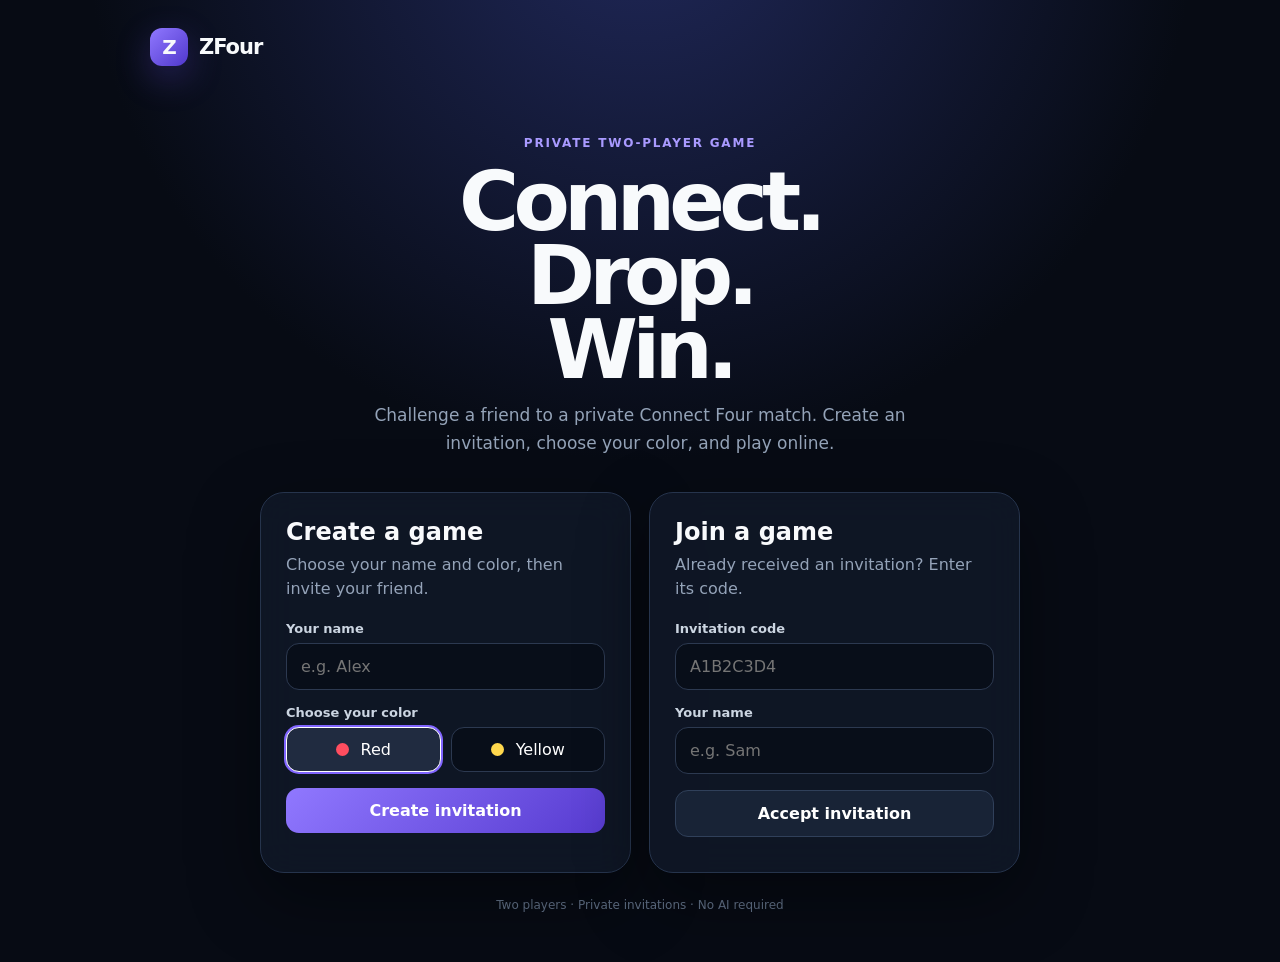
<file: templates/index.html>
<!DOCTYPE html>
<html>
<head>
    <meta charset="UTF-8">
    <meta name="viewport" content="width=device-width, initial-scale=1.0">
    <title>ZFour — Connect Four</title>
    <link rel="stylesheet" href="/static/css/style.css">
</head>
<body>
<div class="container">
    <header class="brand">
        <div class="logo">Z</div>
        <span>ZFour</span>
    </header>

    <section class="hero">
        <div class="eyebrow">PRIVATE TWO-PLAYER GAME</div>
        <h1>Connect.<br>Drop.<br>Win.</h1>
        <p>
            Challenge a friend to a private Connect Four match.
            Create an invitation, choose your color, and play online.
        </p>
    </section>

    <div class="cards">
        <section class="card">
            <h2>Create a game</h2>
            <p>Choose your name and color, then invite your friend.</p>

            <label>Your name</label>
            <input id="createName" maxlength="24" placeholder="e.g. Alex">

            <label>Choose your color</label>
            <div class="colors">
                <button class="color active" id="redBtn" onclick="selectColor('red')">
                    <i class="dot red"></i> Red
                </button>
                <button class="color" id="yellowBtn" onclick="selectColor('yellow')">
                    <i class="dot yellow"></i> Yellow
                </button>
            </div>

            <button class="primary" onclick="createGame()">Create invitation</button>
            <div id="createError" class="error"></div>
        </section>

        <section class="card">
            <h2>Join a game</h2>
            <p>Already received an invitation? Enter its code.</p>

            <label>Invitation code</label>
            <input id="joinCode" maxlength="8" placeholder="A1B2C3D4">

            <label>Your name</label>
            <input id="joinName" maxlength="24" placeholder="e.g. Sam">

            <button class="secondary" onclick="joinFromHome()">Accept invitation</button>
            <div id="joinError" class="error"></div>
        </section>
    </div>

    <footer>Two players · Private invitations · No AI required</footer>
</div>

<script>
let selectedColor = "red";

function selectColor(color) {
    selectedColor = color;
    document.querySelectorAll(".color").forEach(x => x.classList.remove("active"));
    document.getElementById(color + "Btn").classList.add("active");
}

async function createGame() {
    const name = document.getElementById("createName").value.trim();

    if (!name) {
        document.getElementById("createError").textContent = "Enter your name.";
        return;
    }

    const response = await fetch("/api/create", {
        method: "POST",
        headers: {"Content-Type": "application/json"},
        body: JSON.stringify({
            name,
            color: selectedColor
        })
    });

    const data = await response.json();

    if (!response.ok) {
        document.getElementById("createError").textContent = data.error;
        return;
    }

    location.href = "/game/" + data.game_id + "?role=host";
}

async function joinFromHome() {
    const code = document.getElementById("joinCode").value.trim();
    const name = document.getElementById("joinName").value.trim();

    if (!code || !name) {
        document.getElementById("joinError").textContent =
            "Enter the invitation code and your name.";
        return;
    }

    const response = await fetch("/api/invite-by-code/" + encodeURIComponent(code));
    const data = await response.json();

    if (!response.ok) {
        document.getElementById("joinError").textContent = data.error;
        return;
    }

    location.href = "/invite/" + data.game_id;
}
</script>
</body>
</html>
</file>
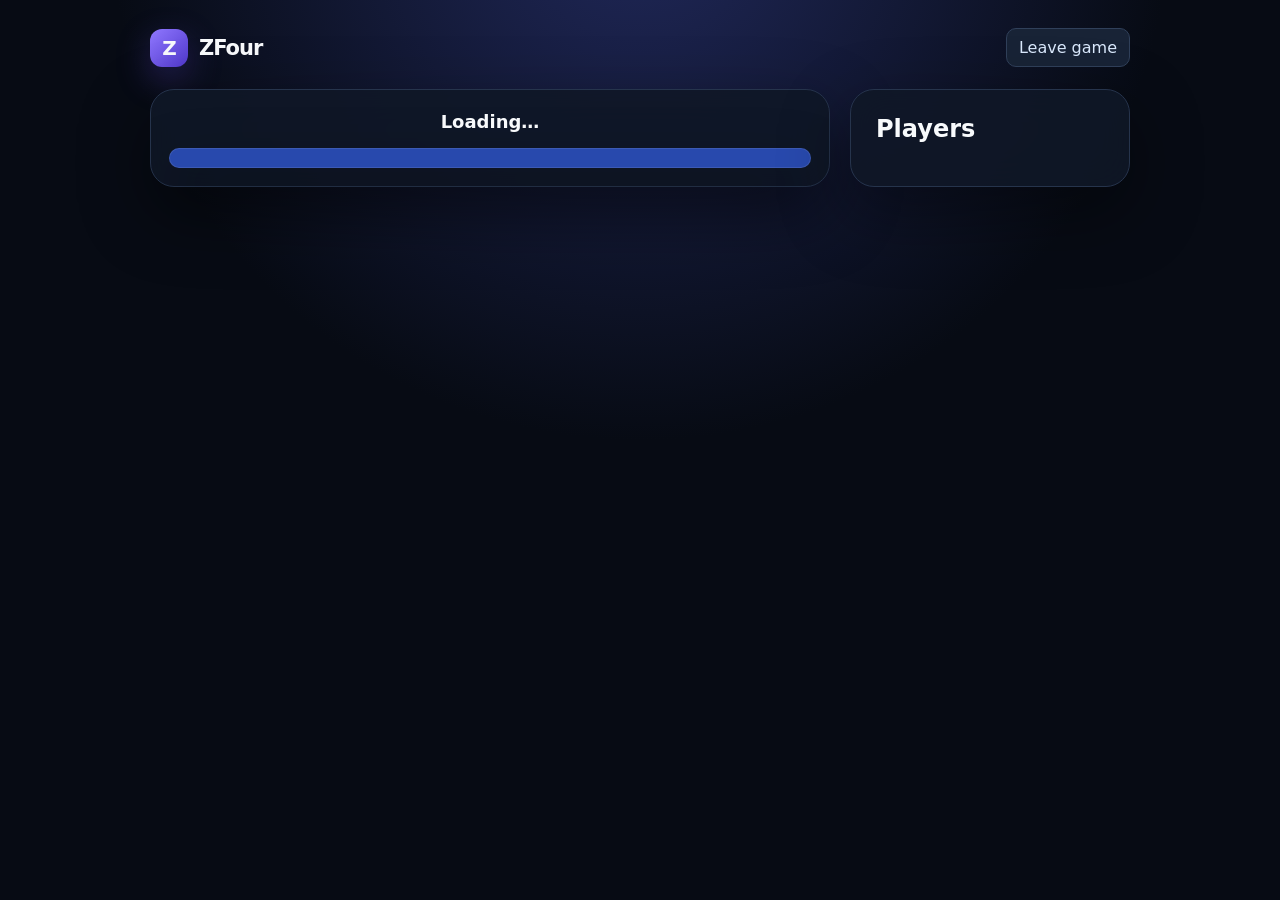
<file: templates/game.html>
<!DOCTYPE html>
<html>
<head>
<meta charset="UTF-8">
<meta name="viewport" content="width=device-width,initial-scale=1">
<title>Game — ZFour</title>
<link rel="stylesheet" href="/static/css/style.css">
<script src="https://cdn.socket.io/4.8.1/socket.io.min.js"></script>
</head>
<body>
<div class="container">
    <header class="topbar">
        <div class="brand"><div class="logo">Z</div><span>ZFour</span></div>
        <button class="small" onclick="location.href='/'">Leave game</button>
    </header>

    <div class="game-layout">
        <main class="card board-card">
            <div id="status" class="status">Loading…</div>
            <div id="board" class="board"></div>
        </main>

        <aside class="card side">
            <h2>Players</h2>
            <div id="players"></div>
            <div id="inviteBox"></div>
        </aside>
    </div>
</div>

<script>
const gameId = "{{ game_id }}";
const role = new URLSearchParams(location.search).get("role") || "host";

let game = null;
let lastState = "";
let sending = false;

const socket = io();

// Re-join the room on EVERY (re)connection. A socket reconnect silently
// drops room membership, which is what caused the host's board to go stale.
socket.on("connect", () => {
    socket.emit("join_game", {game_id: gameId});
});

socket.on("game_updated", loadGame);
socket.on("player_joined", loadGame);

// Safety net: keeps both boards in sync even if a socket event is missed.
setInterval(() => {
    if (document.visibilityState === "visible") loadGame();
}, 2500);

async function loadGame() {
    try {
        const response = await fetch("/api/game/" + gameId, {cache: "no-store"});
        const data = await response.json();

        if (!response.ok) {
            document.getElementById("status").textContent =
                data.error || "Game not found.";
            return;
        }

        applyGame(data);
    } catch (e) {
        // transient network error — the poll will retry
    }
}

function applyGame(next) {
    const serialized = JSON.stringify(next);
    if (serialized === lastState) return;   // nothing changed -> skip re-render
    lastState = serialized;
    game = next;
    render();
}

function render() {
    const opponent = role === "host" ? game.guest_name : game.host_name;

    let status;

    if (game.status === "waiting") {
        status = "Waiting for your friend to accept the invitation…";
    } else if (game.status === "finished") {
        if (game.winner === "draw") {
            status = "Draw game 🤝";
        } else if (game.winner === role) {
            status = "You win! 🎉";
        } else {
            status = (opponent || "Opponent") + " wins!";
        }
    } else {
        status = game.turn === role
            ? "Your turn"
            : "Waiting for " + (opponent || "opponent");
    }

    document.getElementById("status").textContent = status;

    const board = document.getElementById("board");
    board.innerHTML = "";

    game.board.forEach((row) => {
        row.forEach((cell, c) => {
            const button = document.createElement("button");
            button.type = "button";
            button.className = "cell" + (cell ? " " + cell : "");
            button.onclick = () => makeMove(c);
            board.appendChild(button);
        });
    });

    document.getElementById("players").innerHTML = `
        <div class="player">
            <i class="dot ${game.host_color}"></i>
            <div>
                <strong>${escapeHtml(game.host_name)}</strong>
                <small>Host · ${game.host_color}</small>
            </div>
        </div>

        <div class="player">
            <i class="dot ${game.guest_color}"></i>
            <div>
                <strong>${escapeHtml(game.guest_name || "Waiting…")}</strong>
                <small>${game.guest_name ? "Guest · " + game.guest_color : "Invitation sent"}</small>
            </div>
        </div>
    `;

    if (role === "host" && game.status === "waiting") {
        const inviteUrl = location.origin + "/invite/" + gameId;

        document.getElementById("inviteBox").innerHTML = `
            <div class="invite-box">
                <small>INVITATION CODE</small>
                <div class="code">${game.invite_code}</div>

                <button class="small" onclick="copyText('${inviteUrl}')">
                    Copy invite link
                </button>

                <button class="small" onclick="copyText('${game.invite_code}')">
                    Copy code
                </button>
            </div>
        `;
    } else {
        document.getElementById("inviteBox").innerHTML = "";
    }
}

async function makeMove(column) {
    if (sending) return;
    if (!game || game.status !== "playing" || game.turn !== role) return;

    sending = true;

    try {
        const response = await fetch("/api/move", {
            method: "POST",
            headers: {"Content-Type": "application/json"},
            body: JSON.stringify({game_id: gameId, column, role})
        });

        const data = await response.json();

        if (!response.ok) {
            alert(data.error);
            loadGame();
            return;
        }

        // Render the mover's own move instantly instead of waiting for
        // the socket broadcast to come back around.
        if (data.game) {
            applyGame(data.game);
        } else {
            loadGame();
        }
    } finally {
        sending = false;
    }
}

async function copyText(text) {
    try {
        await navigator.clipboard.writeText(text);
        alert("Copied!");
    } catch (e) {
        prompt("Copy this:", text);
    }
}

function escapeHtml(value) {
    return String(value).replace(/[&<>"']/g, c => ({
        "&":"&amp;", "<":"&lt;", ">":"&gt;",
        '"':"&quot;", "'":"&#039;"
    }[c]));
}

loadGame();
</script>
</body>
</html>
</file>
<file: static/css/style.css>
:root{
    --bg:#070b14;
    --panel:#101827;
    --panel2:#151f31;
    --text:#f8fafc;
    --muted:#94a3b8;
    --line:#26344c;
    --purple:#8065ff;
    --red:#ff4d5f;
    --yellow:#ffd84d;
}

*{box-sizing:border-box}

body{
    margin:0;
    min-height:100vh;
    color:var(--text);
    background:
        radial-gradient(circle at 50% -10%,#20285a 0,#070b14 45%);
    font-family:Inter,system-ui,-apple-system,BlinkMacSystemFont,"Segoe UI",sans-serif;
}

button,input{font:inherit}

.container{
    width:min(980px,calc(100% - 28px));
    margin:auto;
    padding:28px 0 50px;
}

.narrow{max-width:620px}

.brand{
    display:flex;
    align-items:center;
    gap:11px;
    font-size:21px;
    font-weight:900;
    letter-spacing:-.05em;
}

.logo{
    width:38px;
    height:38px;
    display:grid;
    place-items:center;
    border-radius:12px;
    background:linear-gradient(135deg,#9078ff,#5038cc);
    box-shadow:0 12px 35px #6348db55;
    font-size:20px;
    font-weight:900;
    letter-spacing:-.04em;
    line-height:1;
}

.hero{
    text-align:center;
    padding:70px 0 35px;
}

.eyebrow{
    color:#a99aff;
    font-size:12px;
    font-weight:900;
    letter-spacing:.15em;
}

.hero h1{
    margin:15px 0;
    font-size:clamp(48px,9vw,82px);
    line-height:.9;
    letter-spacing:-.07em;
}

.hero p{
    max-width:600px;
    margin:auto;
    color:var(--muted);
    line-height:1.65;
    font-size:17px;
}

.cards{
    display:grid;
    grid-template-columns:1fr 1fr;
    gap:18px;
    max-width:760px;
    margin:auto;
}

.card{
    background:#101827e8;
    border:1px solid var(--line);
    border-radius:24px;
    padding:25px;
    box-shadow:0 25px 70px #0006;
    backdrop-filter:blur(18px);
}

.card h2{margin:0 0 7px}

.card p{
    color:var(--muted);
    line-height:1.5;
    margin:0 0 20px;
}

label{
    display:block;
    color:#cbd5e1;
    font-size:13px;
    font-weight:800;
    margin:15px 0 7px;
}

input{
    width:100%;
    padding:13px 14px;
    border-radius:13px;
    border:1px solid #2c3950;
    background:#080e19;
    color:white;
    outline:none;
}

input:focus{
    border-color:var(--purple);
    box-shadow:0 0 0 3px #8065ff22;
}

.colors{
    display:flex;
    gap:10px;
}

.color{
    flex:1;
    border:1px solid #2c3950;
    background:#080e19;
    color:white;
    padding:12px;
    border-radius:13px;
    cursor:pointer;
}

.color.active{
    border-color:white;
    background:#202b40;
    box-shadow:0 0 0 2px #8065ff;
}

.dot{
    display:inline-block;
    width:13px;
    height:13px;
    border-radius:50%;
    vertical-align:-1px;
    margin-right:7px;
}

.red{background:var(--red)}
.yellow{background:var(--yellow)}

.primary,.secondary{
    width:100%;
    margin-top:16px;
    padding:13px;
    border:0;
    border-radius:13px;
    color:white;
    font-weight:900;
    cursor:pointer;
}

.primary{
    background:linear-gradient(135deg,#9078ff,#573bd0);
}

.secondary,.small{
    background:#182336;
    border:1px solid #30405a;
}

.secondary{color:white}

.error{
    color:#ff8d9a;
    margin-top:10px;
    font-size:13px;
}

footer{
    text-align:center;
    color:#64748b;
    font-size:12px;
    margin-top:25px;
}

.topbar{
    display:flex;
    align-items:center;
    justify-content:space-between;
    margin-bottom:22px;
}

.small{
    color:#dbeafe;
    border-radius:10px;
    padding:9px 12px;
    cursor:pointer;
}

.game-layout{
    display:grid;
    grid-template-columns:1fr 280px;
    gap:20px;
}

.board-card{padding:18px}

.status{
    text-align:center;
    font-weight:900;
    font-size:18px;
    margin:3px 0 16px;
}

.board{
    background:#2849ad;
    padding:10px;
    border-radius:23px;
    display:grid;
    grid-template-columns:repeat(7,1fr);
    gap:9px;
    box-shadow:inset 0 0 0 1px #ffffff18,0 25px 60px #0007;
}

.cell{
    aspect-ratio:1;
    border:0;
    border-radius:50%;
    background:#07101e;
    box-shadow:inset 0 6px 9px #0009;
    cursor:pointer;
    transition:.15s;
}

.cell:hover{transform:scale(.94)}

.cell.red{
    background:var(--red);
    box-shadow:inset 0 5px 8px #b2182b,0 0 17px #ff4d5f55;
}

.cell.yellow{
    background:var(--yellow);
    box-shadow:inset 0 5px 8px #b98b00,0 0 17px #ffd84d55;
}

.player{
    display:flex;
    align-items:center;
    gap:10px;
    background:#0c1422;
    border:1px solid #27354d;
    border-radius:14px;
    padding:13px;
    margin-top:9px;
}

.player .dot{margin:0}

.player small{
    display:block;
    color:var(--muted);
    margin-top:3px;
}

.invite-box{
    margin-top:16px;
    padding:14px;
    border-radius:14px;
    background:#0c1422;
    border:1px dashed #3a4862;
}

.invite-box small{
    color:#94a3b8;
}

.code{
    font-size:25px;
    font-weight:900;
    letter-spacing:.15em;
    margin:7px 0 12px;
}

.invite-box button{
    width:100%;
    margin-top:7px;
}

.invite{
    margin-top:60px;
    text-align:center;
}

.invite h1{
    font-size:42px;
    letter-spacing:-.06em;
}

.player-preview{
    display:grid;
    grid-template-columns:1fr 1fr;
    gap:10px;
    margin:20px 0;
}

.player-preview>div{
    background:#0c1422;
    border:1px solid #27354d;
    border-radius:14px;
    padding:14px;
}

.player-preview small{
    display:block;
    color:var(--muted);
    margin-top:4px;
}

@media(max-width:760px){
    .cards,.game-layout{
        grid-template-columns:1fr;
    }

    .hero{padding-top:48px}

    .board{gap:6px;padding:7px}
}

@media(max-width:430px){
    .container{width:min(100% - 18px,980px)}
    .card{padding:19px}
    .hero h1{font-size:56px}
}
</file>
